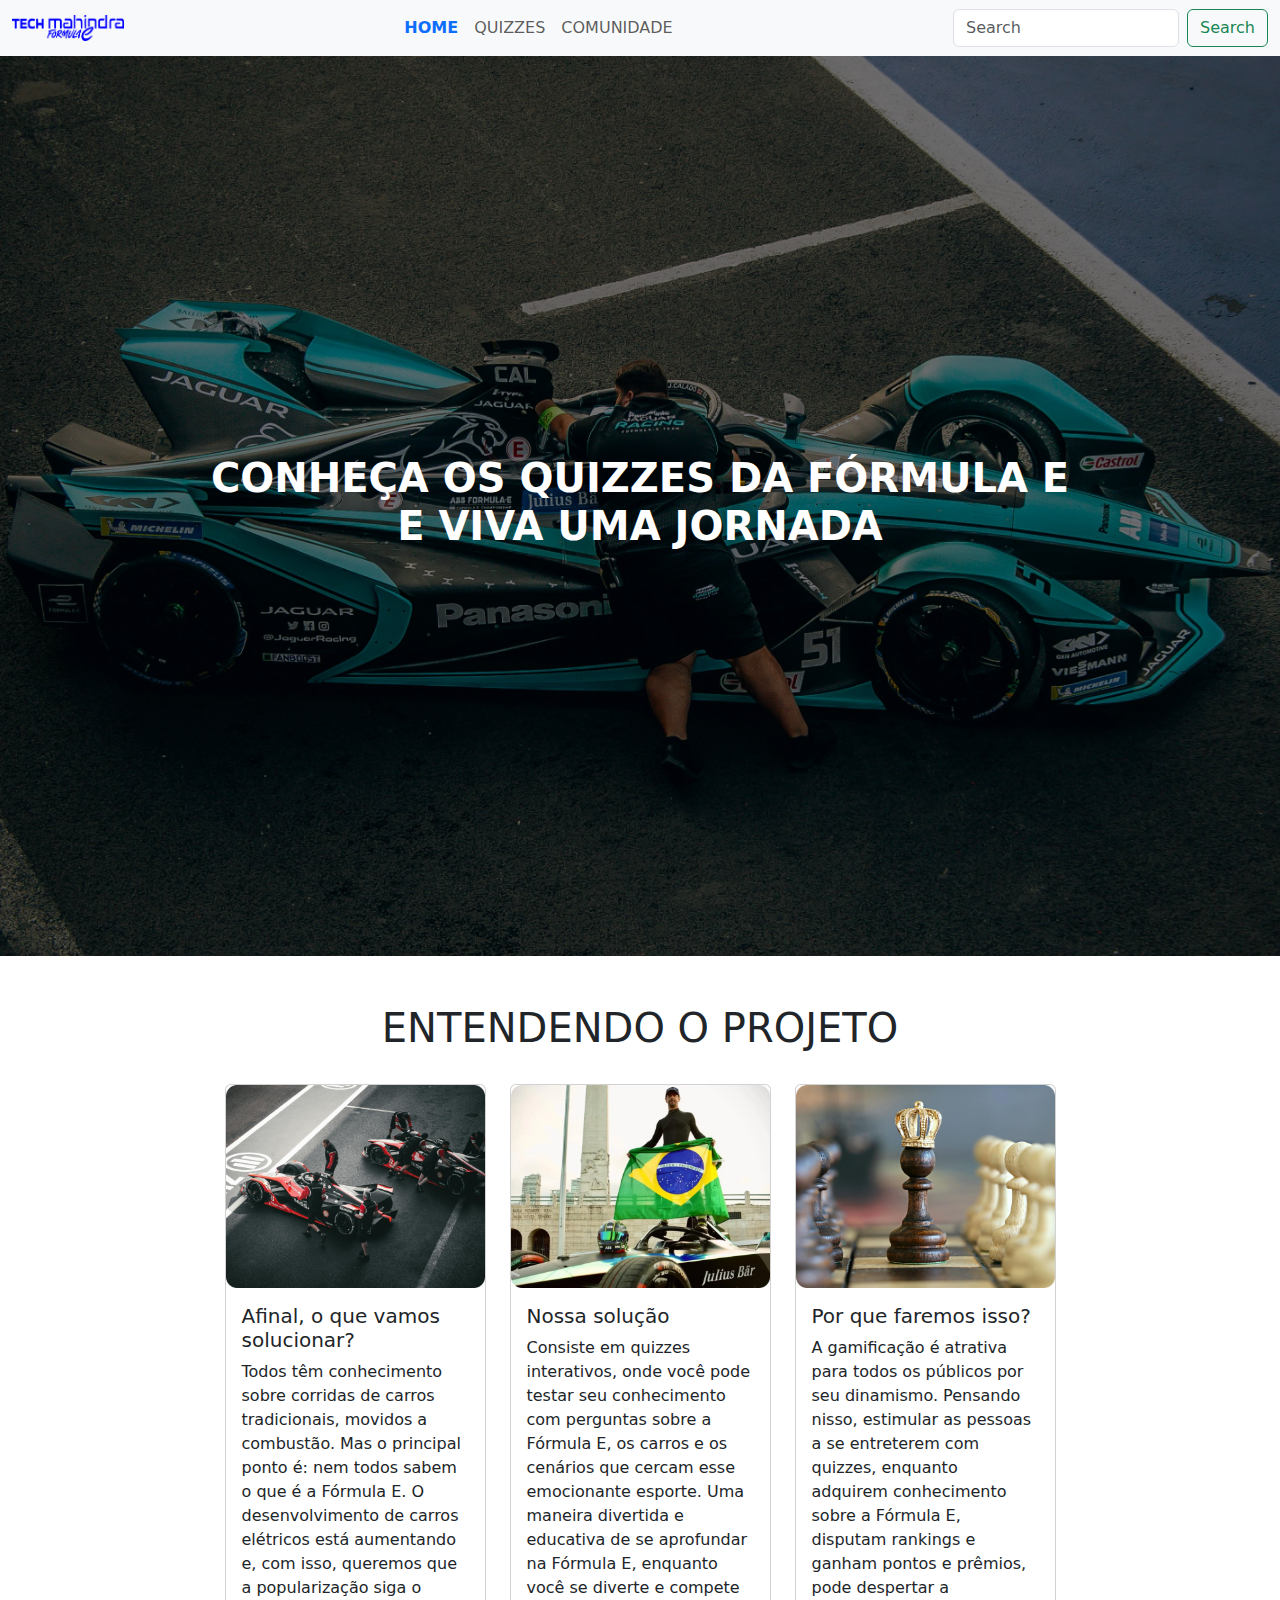
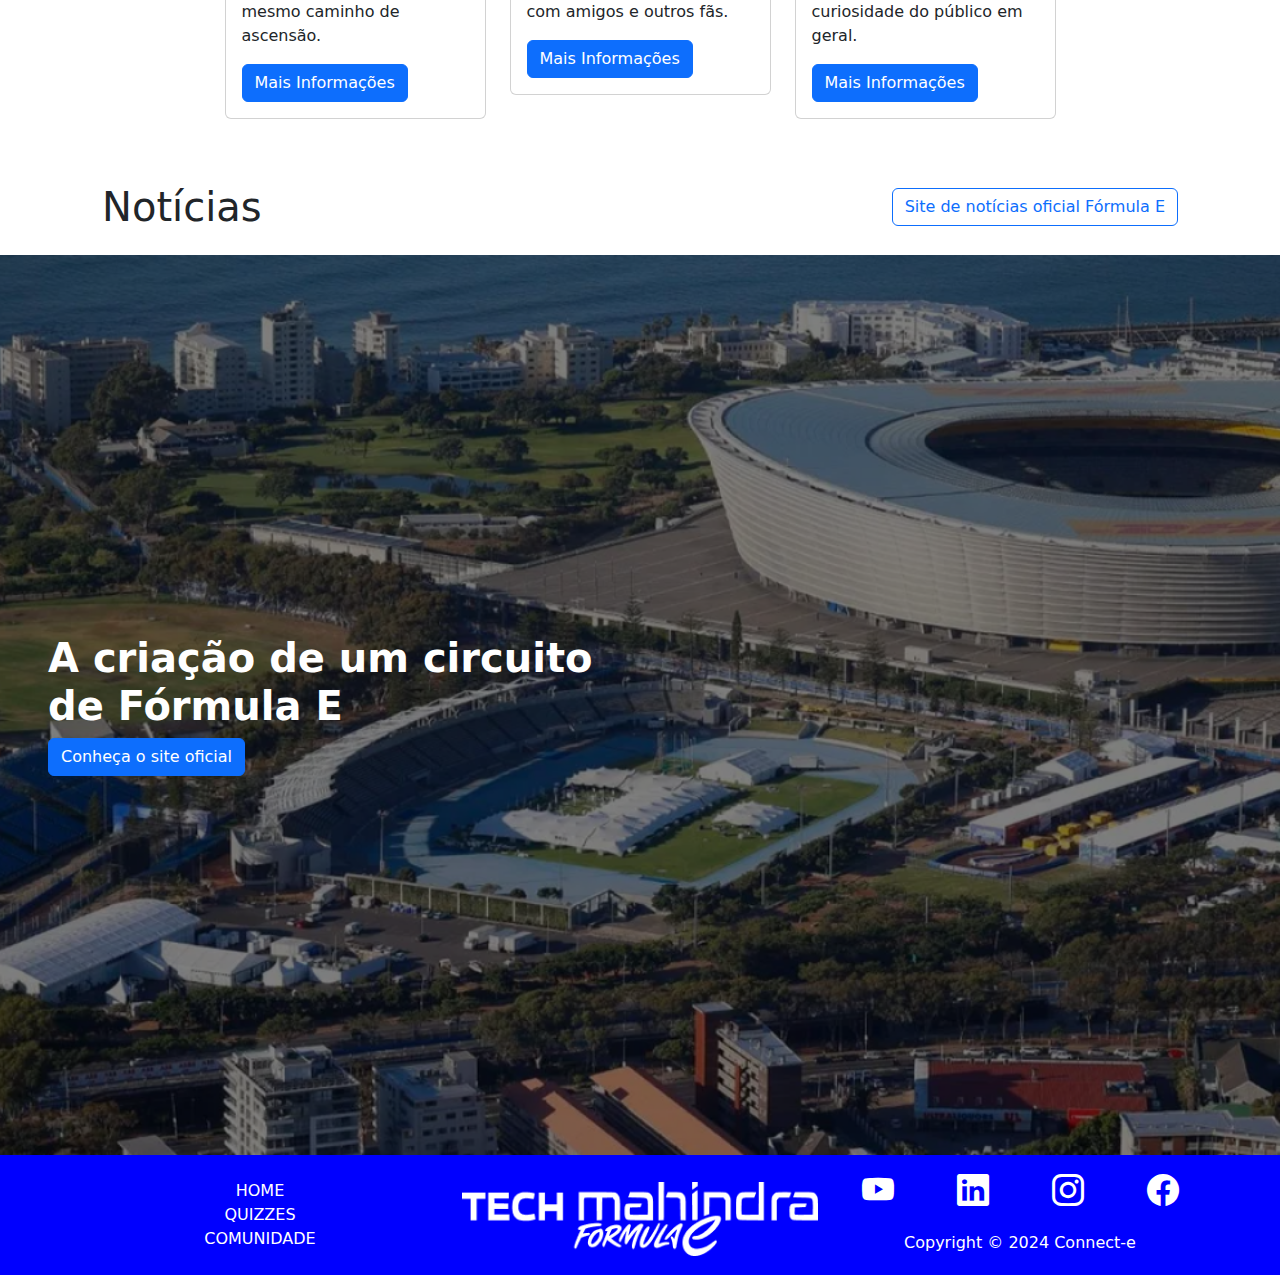
<file: index.html>
<!DOCTYPE html>
<html lang="en">

<head>
  <meta charset="UTF-8" />
  <meta name="viewport" content="width=device-width, initial-scale=1.0" />

  <!-- TÍTULO E ÍCONE -->
  <title>Connect-e</title>
  <link rel="icon" href="./images/icones/favicon.ico" type="image/x-icon" />
  <!-- LINK CSS -->
  <link rel="stylesheet" href="./styles/style.css" />
  <!-- LINK BOOTSTRAP -->
  <link href="https://cdn.jsdelivr.net/npm/bootstrap@5.3.3/dist/css/bootstrap.min.css" rel="stylesheet"
    integrity="sha384-QWTKZyjpPEjISv5WaRU9OFeRpok6YctnYmDr5pNlyT2bRjXh0JMhjY6hW+ALEwIH" crossorigin="anonymous" />
  <!-- LINK BOOTSTRAP ICON -->
  <link rel="stylesheet" href="https://cdn.jsdelivr.net/npm/bootstrap-icons@1.11.3/font/bootstrap-icons.min.css" />
</head>

<body>
  <!-- INÍCIO HEADER -->
  <nav class="navbar navbar-expand-lg bg-body-tertiary">
    <div class="container-fluid">
      <a href="./index.html">
        <img class="logo" src="./images/home/logo-home.png" alt="Logo do Connect-e" />
      </a>
      <button class="navbar-toggler" type="button" data-bs-toggle="collapse" data-bs-target="#navbarSupportedContent"
        aria-controls="navbarSupportedContent" aria-expanded="false" aria-label="Toggle navigation">
        <span class="navbar-toggler-icon"></span>
      </button>
      <div class="collapse navbar-collapse text-uppercase" id="navbarSupportedContent">
        <ul class="navbar-nav mx-auto mb-2 mb-lg-0">
          <li class="nav-item">
            <a class="nav-link active fw-bold text-primary" aria-current="page" href="./index.html">HOME</a>
          </li>
          <li class="nav-item">
            <a class="nav-link" href="./quizzes.html">QUIZZES</a>
          </li>
          <li class="nav-item">
            <a class="nav-link" href="./comunidade.html">COMUNIDADE</a>
          </li>
        </ul>
        <form class="d-flex" role="search">
          <input class="form-control me-2" type="search" placeholder="Search" aria-label="Search" />
          <button class="btn btn-outline-success" type="submit">
            Search
          </button>
        </form>
      </div>
    </div>
  </nav>
  <!-- FIM HEADER -->

  <!-- INÍCIO CONTEÚDO -->
  <div class="d-flex flex-column align-items-center justify-content-center vh-100 bg-custom">
    <h1 class="text-center custom-text text-white">
      CONHEÇA OS QUIZZES DA FÓRMULA E E VIVA UMA JORNADA
    </h1>
  </div>
  <!-- FINAL DO CONTEÚDO -->

  <!-- INÍCIO CARDS -->

  <!-- Iniciando um container tipo grid -->
  <div class="container my-5">
    <div class="row justify-content-center">
      <!-- TEXTO -->
      <div class="d-flex flex-column align-items-center justify-content-center mb-2">
        <h1>ENTENDENDO O PROJETO</h1>
      </div>

      <!-- Card -->
      <div class="col-md-6 col-lg-4 col-xl-3 my-3">
        <div class="card">
          <img src="./images/cards/img-card1.png" class="card-img-top" alt="Imagem ilustrativa sobre a Fórmula E" />
          <div class="card-body">
            <h5 class="card-title">Afinal, o que vamos solucionar?</h5>
            <p class="card-text">
              Todos têm conhecimento sobre corridas de carros tradicionais,
              movidos a combustão. Mas o principal ponto é: nem todos sabem o
              que é a Fórmula E. O desenvolvimento de carros elétricos está
              aumentando e, com isso, queremos que a popularização siga o
              mesmo caminho de ascensão.
            </p>
            <a href="./quizzes.html" class="btn btn-primary">Mais Informações</a>
          </div>
        </div>
      </div>
      <!-- Fim Card -->

      <!-- Card -->
      <div class="col-md-6 col-lg-4 col-xl-3 my-3">
        <div class="card">
          <img src="./images/cards/img-card2.png" class="card-img-top" alt="Imagem de um quiz interativo" />
          <div class="card-body">
            <h5 class="card-title">Nossa solução</h5>
            <p class="card-text">
              Consiste em quizzes interativos, onde você pode testar seu
              conhecimento com perguntas sobre a Fórmula E, os carros e os
              cenários que cercam esse emocionante esporte. Uma maneira
              divertida e educativa de se aprofundar na Fórmula E, enquanto
              você se diverte e compete com amigos e outros fãs.
            </p>
            <a href="./quizzes.html" class="btn btn-primary">Mais Informações</a>
          </div>
        </div>
      </div>
      <!-- Fim Card -->

      <!-- Card -->
      <div class="col-md-6 col-lg-4 col-xl-3 my-3">
        <div class="card">
          <img src="./images/cards/img-card3.png" class="card-img-top" alt="Imagem representativa de gamificação" />
          <div class="card-body">
            <h5 class="card-title">Por que faremos isso?</h5>
            <p class="card-text">
              A gamificação é atrativa para todos os públicos por seu
              dinamismo. Pensando nisso, estimular as pessoas a se entreterem
              com quizzes, enquanto adquirem conhecimento sobre a Fórmula E,
              disputam rankings e ganham pontos e prêmios, pode despertar a
              curiosidade do público em geral.
            </p>
            <a href="./quizzes.html" class="btn btn-primary">Mais Informações</a>
          </div>
        </div>
      </div>
      <!-- Fim Card -->
    </div>
  </div>
  <!-- FIM CARDS -->

  <!-- SEÇÃO NOTÍCIAS -->
  <div class="container mb-4">
    <div class="row m-2">
      <div class="col-6 d-flex align-items-center">
        <h1 class="mb-0">Notícias</h1>
      </div>
      <div class="col-6 d-flex justify-content-end align-items-center">
        <button type="button" class="btn btn-outline-primary">
          Site de notícias oficial Fórmula E
        </button>
      </div>
    </div>
  </div>

  <!-- CONTEÚDO NOTÍCIAS -->
  <div class="d-flex flex-row align-items-center justify-content-start vh-100 bg-custom2">
    <div class="m-5">
      <h1 class="custom-text text-white me-3">
        A criação de um circuito de Fórmula E
      </h1>
      <a href="https://www.fiaformulae.com/en" class="btn btn-primary" target="_blank">Conheça o site oficial</a>
    </div>
  </div>
  <!-- FIM NOTÍCIAS -->

  <!-- INÍCIO DO FOOTER -->
  <footer class="bg-footer">
    <div class="container">
      <div class="row">
        <!-- Primeira Coluna -->
        <div class="col-md-4 footer-col d-flex align-items-center justify-content-center no-underline">
          <div class="row">
            <div class="text-center">
              <ul class="list-unstyled mt-4 mb-4">
                <li>
                  <a href="./index.html" class="text-white link-underline link-underline-opacity-0">HOME</a>
                </li>
                <li>
                  <a href="./quizzes.html" class="text-white link-underline link-underline-opacity-0">QUIZZES</a>
                </li>
                <li>
                  <a href="./comunidade.html" class="text-white link-underline link-underline-opacity-0">COMUNIDADE</a>
                </li>
              </ul>
            </div>
          </div>
        </div>
        <!-- Segunda Coluna -->
        <div class="col-md-4 footer-col text-center d-flex justify-content-center align-items-center mt-2">
          <img src="./images/footer/logo-azul.png" class="img-fluid" alt="Logo azul da Fórmula E" />
        </div>
        <!-- Terceira Coluna -->
        <div class="col-md-4 footer-col d-flex justify-content-center align-items-center mt-2">
          <div class="row text-center">
            <div class="col-3">
              <a href="https://www.youtube.com/@FIAFormulaE" class="text-decoration-none text-white" target="_blank">
                <i class="bi bi-youtube" style="font-size: 2rem"></i>
              </a>
            </div>
            <div class="col-3">
              <a href="https://www.linkedin.com/company/formula-e/" class="text-decoration-none text-white"
                target="_blank">
                <i class="bi bi-linkedin" style="font-size: 2rem"></i>
              </a>
            </div>
            <div class="col-3">
              <a href="https://www.instagram.com/fiaformulae/" class="text-decoration-none text-white" target="_blank">
                <i class="bi bi-instagram" style="font-size: 2rem"></i>
              </a>
            </div>
            <div class="col-3">
              <a href="https://www.facebook.com/fiaformulae/?locale=pt_BR" class="text-decoration-none text-white"
                target="_blank">
                <i class="bi bi-facebook" style="font-size: 2rem"></i>
              </a>
            </div>
            <div class="col-12 mt-3">
              <p class="text-white">Copyright © 2024 Connect-e</p>
            </div>
          </div>
        </div>
      </div>
    </div>
  </footer>
  <!-- FINAL DO FOOTER -->

  <script src="https://cdn.jsdelivr.net/npm/bootstrap@5.3.3/dist/js/bootstrap.bundle.min.js"
    integrity="sha384-YvpcrYf0tY3lHB60NNkmXc5s9fDVZLESaAA55NDzOxhy9GkcIdslK1eN7N6jIeHz" crossorigin="anonymous">
  </script>
</body>

</html>
</file>
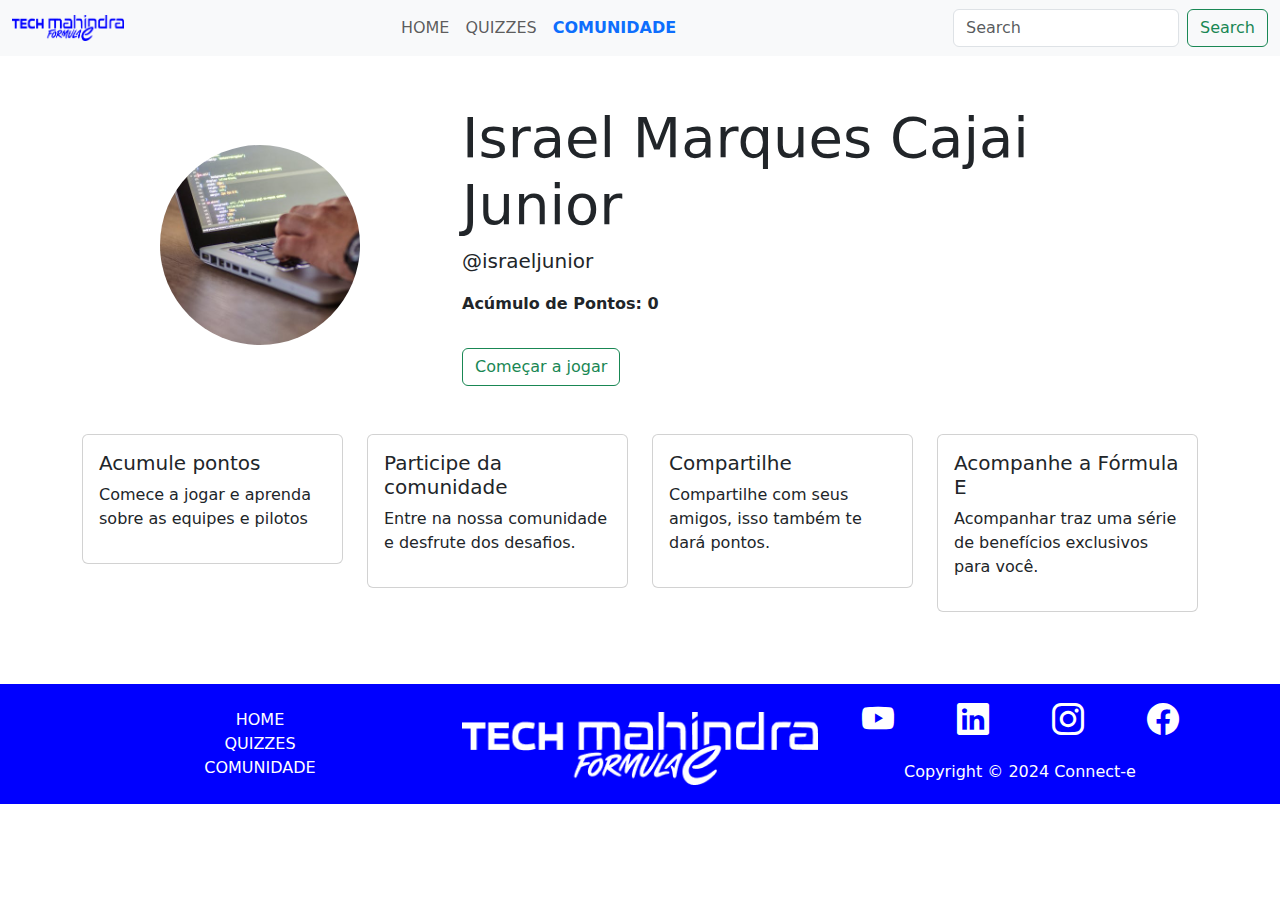
<file: comunidade.html>
<!DOCTYPE html>
<html lang="en">

<head>
  <meta charset="UTF-8">
  <meta name="viewport" content="width=device-width, initial-scale=1.0">

  <!-- TÍTULO E ÍCONE -->
  <title>Connect-e</title>
  <link rel="icon" href="./images/icones/favicon.ico" type="image/x-icon" />
  <!-- LINK CSS -->
  <link rel="stylesheet" href="./styles/style.css">
  <!-- LINK BOOTSTRAP -->
  <link href="https://cdn.jsdelivr.net/npm/bootstrap@5.3.3/dist/css/bootstrap.min.css" rel="stylesheet"
    integrity="sha384-QWTKZyjpPEjISv5WaRU9OFeRpok6YctnYmDr5pNlyT2bRjXh0JMhjY6hW+ALEwIH" crossorigin="anonymous">
  <!-- LINK BOOTSTRAP ICON -->
  <link rel="stylesheet" href="https://cdn.jsdelivr.net/npm/bootstrap-icons@1.11.3/font/bootstrap-icons.min.css">
</head>

<body>
  <!-- INÍCIO HEADER -->
  <nav class="navbar navbar-expand-lg bg-body-tertiary">
    <div class="container-fluid">
      <a href="./index.html">
        <img class="logo" src="./images/home/logo-home.png" alt="Logo" />
      </a>
      <button class="navbar-toggler" type="button" data-bs-toggle="collapse" data-bs-target="#navbarSupportedContent"
        aria-controls="navbarSupportedContent" aria-expanded="false" aria-label="Toggle navigation">
        <span class="navbar-toggler-icon"></span>
      </button>
      <div class="collapse navbar-collapse text-uppercase" id="navbarSupportedContent">
        <ul class="navbar-nav mx-auto mb-2 mb-lg-0">
          <li class="nav-item">
            <a class="nav-link" aria-current="page" href="./index.html">HOME</a>
          </li>
          <li class="nav-item">
            <a class="nav-link" href="./quizzes.html">QUIZZES</a>
          </li>
          <li class="nav-item">
            <a class="nav-link active fw-bold text-primary" href="./comunidade.html">COMUNIDADE</a>
          </li>
        </ul>
        <form class="d-flex" role="search">
          <input class="form-control me-2" type="search" placeholder="Search" aria-label="Search" />
          <button class="btn btn-outline-success" type="submit">
            Search
          </button>
        </form>
      </div>
    </div>
  </nav>
  <!-- FIM HEADER -->

  <!-- CONTEÚDO COMUNIDADE -->
  <div class="container mt-5">
    <div class="row align-items-center">
      <div class="col-12 col-md-4 text-center">
        <img src="./images/comunidade/imagem-perfil.jpg" alt="Imagem de Perfil" class="img-fluid rounded-circle"
          style="width: 200px; height: 200px; object-fit: cover;">
      </div>
      <div class="col-12 col-md-8">
        <h1 class="display-4">Israel Marques Cajai Junior</h1>
        <p class="lead">@israeljunior</p>
        <p class="fw-bold">Acúmulo de Pontos: 0</p>
        <a href="./quizzes.html">
          <button class="btn btn-outline-success mt-3">Começar a jogar</button>
        </a>
      </div>
    </div>

    <!-- SEÇÃO DE CARDS -->
    <div class="row mt-5">
      <div class="col-12 col-md-6 col-lg-3 mb-4">
        <div class="card">
          <div class="card-body">
            <h5 class="card-title">Acumule pontos</h5>
            <p>Comece a jogar e aprenda sobre as equipes e pilotos</p>
          </div>
        </div>
      </div>
      <div class="col-12 col-md-6 col-lg-3 mb-4">
        <div class="card">
          <div class="card-body">
            <h5 class="card-title">Participe da comunidade</h5>
            <p>Entre na nossa comunidade e desfrute dos desafios.</p>
          </div>
        </div>
      </div>
      <div class="col-12 col-md-6 col-lg-3 mb-4">
        <div class="card">
          <div class="card-body">
            <h5 class="card-title">Compartilhe</h5>
            <p>Compartilhe com seus amigos, isso também te dará pontos.</p>
          </div>
        </div>
      </div>
      <div class="col-12 col-md-6 col-lg-3 mb-4">
        <div class="card">
          <div class="card-body">
            <h5 class="card-title">Acompanhe a Fórmula E</h5>
            <p>Acompanhar traz uma série de benefícios exclusivos para você.</p>
          </div>
        </div>
      </div>
    </div>
  </div>

  <!-- INÍCIO DO FOOTER -->
  <footer class="bg-footer mt-5"> <!-- Margem superior adicionada -->
    <div class="container">
      <div class="row">
        <!-- Primeira Coluna -->
        <div class="col-md-4 footer-col d-flex align-items-center justify-content-center no-underline">
          <div class="row">
            <div class="text-center">
              <ul class="list-unstyled mt-4 mb-4">
                <li><a href="./index.html" class="text-white link-underline link-underline-opacity-0">HOME</a></li>
                <li><a href="./quizzes.html" class="text-white link-underline link-underline-opacity-0">QUIZZES</a></li>
                <li><a href="./comunidade.html" class="text-white link-underline link-underline-opacity-0">COMUNIDADE</a></li>
              </ul>
            </div>
          </div>
        </div>
        <!-- Segunda Coluna -->
        <div class="col-md-4 footer-col text-center d-flex justify-content-center align-items-center mt-2">
          <img src="./images/footer/logo-azul.png" class="img-fluid" alt="Imagem" />
        </div>
        <!-- Terceira Coluna -->
        <div class="col-md-4 footer-col d-flex justify-content-center align-items-center mt-2">
          <div class="row text-center">
            <div class="col-3">
              <a href="https://www.youtube.com/@FIAFormulaE" class="text-decoration-none text-white" target="_blank">
                <i class="bi bi-youtube" style="font-size: 2rem;"></i>
              </a>
            </div>
            <div class="col-3">
              <a href="https://www.linkedin.com/company/formula-e/" class="text-decoration-none text-white"
                target="_blank">
                <i class="bi bi-linkedin" style="font-size: 2rem;"></i>
              </a>
            </div>
            <div class="col-3">
              <a href="https://www.instagram.com/fiaformulae/" class="text-decoration-none text-white" target="_blank">
                <i class="bi bi-instagram" style="font-size: 2rem;"></i>
              </a>
            </div>
            <div class="col-3">
              <a href="https://www.facebook.com/fiaformulae/?locale=pt_BR" class="text-decoration-none text-white"
                target="_blank">
                <i class="bi bi-facebook" style="font-size: 2rem;"></i>
              </a>
            </div>
            <div class="col-12 mt-3">
              <p class="text-white">Copyright © 2024 Connect-e</p>
            </div>
          </div>
        </div>
      </div>
    </div>
  </footer>
  <!-- FINAL DO FOOTER -->

  <script src="https://cdn.jsdelivr.net/npm/bootstrap@5.3.3/dist/js/bootstrap.bundle.min.js"
    integrity="sha384-YvpcrYf0tY3lHB60NNkmXc5s9fDVZLESaAA55NDzOxhy9GkcIdslK1eN7N6jIeHz" crossorigin="anonymous"></script>
</body>

</html>
</file>
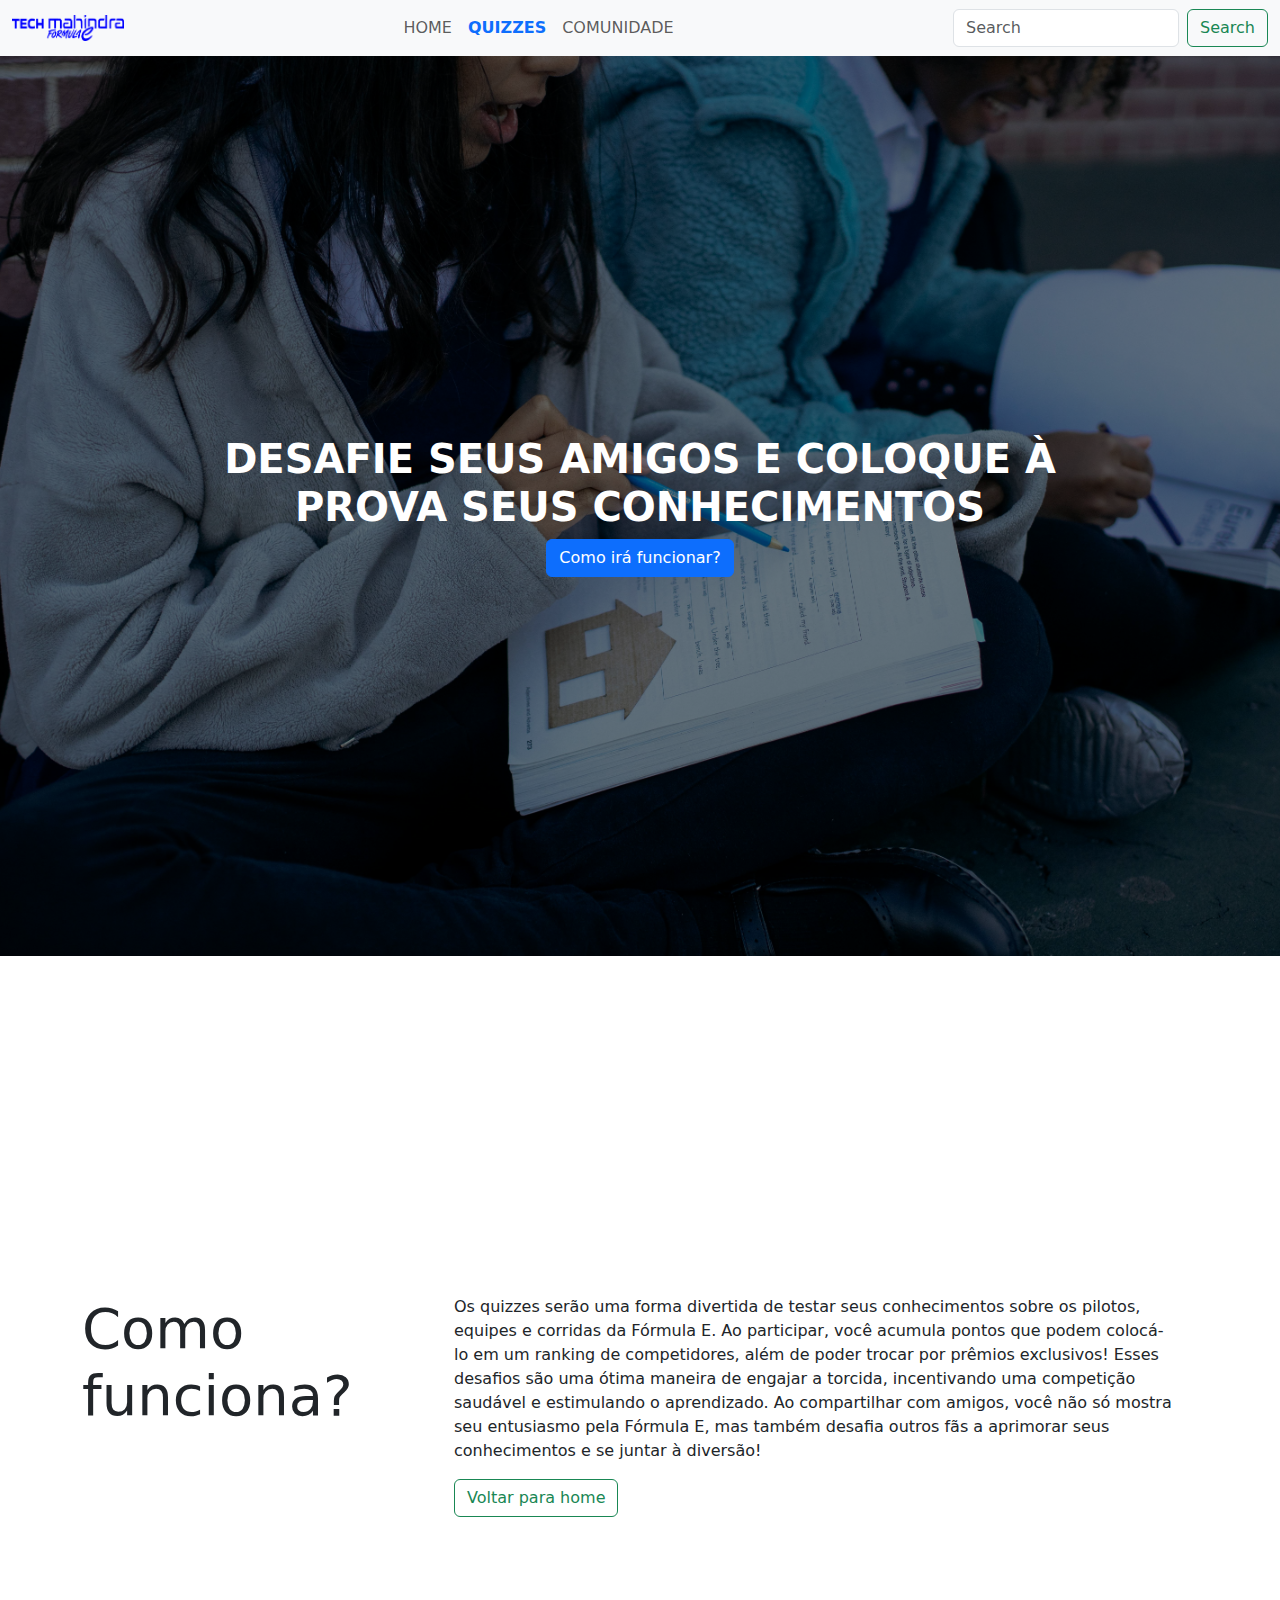
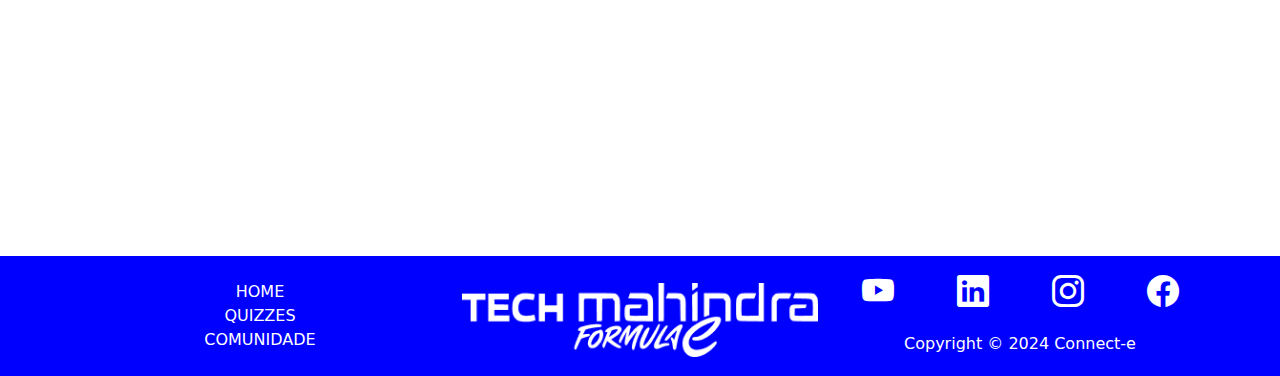
<file: quizzes.html>
<!DOCTYPE html>
<html lang="en">

<head>
  <meta charset="UTF-8" />
  <meta name="viewport" content="width=device-width, initial-scale=1.0" />

  <!-- TÍTULO E ÍCONE -->
  <title>Connect-e</title>
  <link rel="icon" href="./images/icones/favicon.ico" type="image/x-icon" />
  <!-- LINK CSS -->
  <link rel="stylesheet" href="./styles/style.css" />
  <!-- LINK BOOTSTRAP -->
  <link href="https://cdn.jsdelivr.net/npm/bootstrap@5.3.3/dist/css/bootstrap.min.css" rel="stylesheet"
    integrity="sha384-QWTKZyjpPEjISv5WaRU9OFeRpok6YctnYmDr5pNlyT2bRjXh0JMhjY6hW+ALEwIH" crossorigin="anonymous" />
  <!-- KINK BOOTSTRAP ICON -->
  <link rel="stylesheet" href="https://cdn.jsdelivr.net/npm/bootstrap-icons@1.11.3/font/bootstrap-icons.min.css">
</head>

<body>
  <!-- INÍCIO HEADER -->
  <nav class="navbar navbar-expand-lg bg-body-tertiary">
    <div class="container-fluid">
      <a href="./index.html">
        <img class="logo" src="./images/home/logo-home.png" alt="Logo" />
      </a>
      <button class="navbar-toggler" type="button" data-bs-toggle="collapse" data-bs-target="#navbarSupportedContent"
        aria-controls="navbarSupportedContent" aria-expanded="false" aria-label="Toggle navigation">
        <span class="navbar-toggler-icon"></span>
      </button>
      <div class="collapse navbar-collapse text-uppercase" id="navbarSupportedContent">
        <ul class="navbar-nav mx-auto mb-2 mb-lg-0">
          <li class="nav-item">
            <a class="nav-link" aria-current="page" href="./index.html">HOME</a>
          </li>
          <li class="nav-item">
            <a class="nav-link active fw-bold text-primary" href="./quizzes.html">QUIZZES</a>
          </li>
          <li class="nav-item">
            <a class="nav-link" href="./comunidade.html">COMUNIDADE</a>
          </li>
        </ul>
        <form class="d-flex" role="search">
          <input class="form-control me-2" type="search" placeholder="Search" aria-label="Search" />
          <button class="btn btn-outline-success" type="submit">
            Search
          </button>
        </form>
      </div>
    </div>
  </nav>
  <!-- FIM HEADER -->

  <!-- INÍCIO DO CONTEÚDO -->
  <div class="d-flex flex-column align-items-center justify-content-center vh-100 bg-quiz">
    <h1 class="text-center custom-text text-white">
      DESAFIE SEUS AMIGOS E COLOQUE À PROVA SEUS CONHECIMENTOS
    </h1>
    <a href="#secao-comunidade" class="btn btn-primary">Como irá funcionar?</a>
  </div>
  <div class="container vh-100 d-flex align-items-center">
    <div class="row w-100">
      <div class="col-12 col-md-4" id="secao-comunidade">
        <h2 class="display-4">Como funciona?</h2>
      </div>
      <div class="col-12 col-md-8 d-flex flex-column justify-content-between">
        <p>
          Os quizzes serão uma forma divertida de testar seus conhecimentos sobre os pilotos, equipes e corridas da
          Fórmula E. Ao participar, você acumula pontos que podem colocá-lo em um ranking de competidores, além de poder
          trocar por prêmios exclusivos! Esses desafios são uma ótima maneira de engajar a torcida, incentivando uma
          competição saudável e estimulando o aprendizado. Ao compartilhar com amigos, você não só mostra seu entusiasmo
          pela Fórmula E, mas também desafia outros fãs a aprimorar seus conhecimentos e se juntar à diversão!
        </p>
        <a href="./index.html">
          <button class="btn btn-outline-success align-self-start">
            Voltar para home
          </button>
        </a>
      </div>
    </div>
  </div>

  <!-- INÍCIO DO FOOTER -->
  <footer class="bg-footer">
    <div class="container">
      <div class="row">
        <!-- Primeira Coluna -->
        <div class="col-md-4 footer-col d-flex align-items-center justify-content-center no-underline">
          <div class="row">
            <div class="text-center">
              <ul class="list-unstyled mt-4 mb-4">
                <li><a href="./index.html" class="text-white link-underline link-underline-opacity-0">HOME</a></li>
                <li><a href="./quizzes.html" class="text-white link-underline link-underline-opacity-0">QUIZZES</a></li>
                <li><a href="./comunidade.html"
                    class="text-white link-underline link-underline-opacity-0">COMUNIDADE</a></li>
              </ul>
            </div>
          </div>
        </div>
        <!-- Segunda Coluna -->
        <div class="col-md-4 footer-col text-center d-flex justify-content-center align-items-center mt-2">
          <img src="./images/footer/logo-azul.png" class="img-fluid" alt="Imagem" />
        </div>
        <!-- Terceira Coluna -->
        <div class="col-md-4 footer-col d-flex justify-content-center align-items-center mt-2">
          <div class="row text-center">
            <div class="col-3">
              <a href="https://www.youtube.com/@FIAFormulaE" class="text-decoration-none text-white" target="_blank">
                <i class="bi bi-youtube" style="font-size: 2rem;"></i>
              </a>
            </div>
            <div class="col-3">
              <a href="https://www.linkedin.com/company/formula-e/" class="text-decoration-none text-white"
                target="_blank">
                <i class="bi bi-linkedin" style="font-size: 2rem;"></i>
              </a>
            </div>
            <div class="col-3">
              <a href="https://www.instagram.com/fiaformulae/" class="text-decoration-none text-white" target="_blank">
                <i class="bi bi-instagram" style="font-size: 2rem;"></i>
              </a>
            </div>
            <div class="col-3">
              <a href="https://www.facebook.com/fiaformulae/?locale=pt_BR" class="text-decoration-none text-white"
                target="_blank">
                <i class="bi bi-facebook" style="font-size: 2rem;"></i>
              </a>
            </div>
            <div class="col-12 mt-3">
              <p class="text-white">Copyright © 2024 Connect-e</p>
            </div>
          </div>
        </div>
      </div>
    </div>
    </div>
  </footer>
  <!-- FINAL DO FOOTER -->


  <script src="https://cdn.jsdelivr.net/npm/bootstrap@5.3.3/dist/js/bootstrap.bundle.min.js"
    integrity="sha384-YvpcrYf0tY3lHB60NNkmXc5s9fDVZLESaAA55NDzOxhy9GkcIdslK1eN7N6jIeHz" crossorigin="anonymous">
  </script>
</body>

</html>
</file>
<file: styles/style.css>
.logo {
    width: 7rem !important;
}

.custom-text {
    width: 70% !important;
    font-weight: bold;
}

.bg-custom {
    position: relative;
    background-image: url('/images/home/fundo1.jpg');
    background-size: cover;
    background-position: center;
    background-repeat: no-repeat;
    width: 100%;
    height: 100%;
}

.bg-quiz {
    position: relative;
    background-image: url('/images/quizzes/quizz-home.jpg');
    background-size: cover;
    background-position: center;
    background-repeat: no-repeat;
    width: 100%;
    height: 100%;
}

.bg-quiz::before {
    content: "";
    position: absolute;
    top: 0;
    left: 0;
    width: 100%;
    height: 100%;
    background-color: rgba(0, 0, 0, 0.5);    z-index: 1;
}

.bg-custom::before {
    content: "";
    position: absolute;
    top: 0;
    left: 0;
    width: 100%;
    height: 100%;
    background-color: rgba(0, 0, 0, 0.5);
    z-index: 1;
}

.bg-custom2 {
    position: relative;
    background-image: url('/images/home/img-noticias.png');
    background-size: cover;
    background-position: center;
    background-repeat: no-repeat;
    width: 100%;
    height: 100%;
}

.bg-custom2::before {
    content: "";
    position: absolute;
    top: 0;
    left: 0;
    width: 100%;
    height: 100%;
    background-color: rgba(0, 0, 0, 0.5);
    z-index: 1;
}

.bg-footer {
    background-color: #0000FF !important;
}

.custom-text,
.btn {
    position: relative;
    z-index: 2;
}

.circuito {
    width: 70% !important;
    font-weight: bold;
}
</file>
